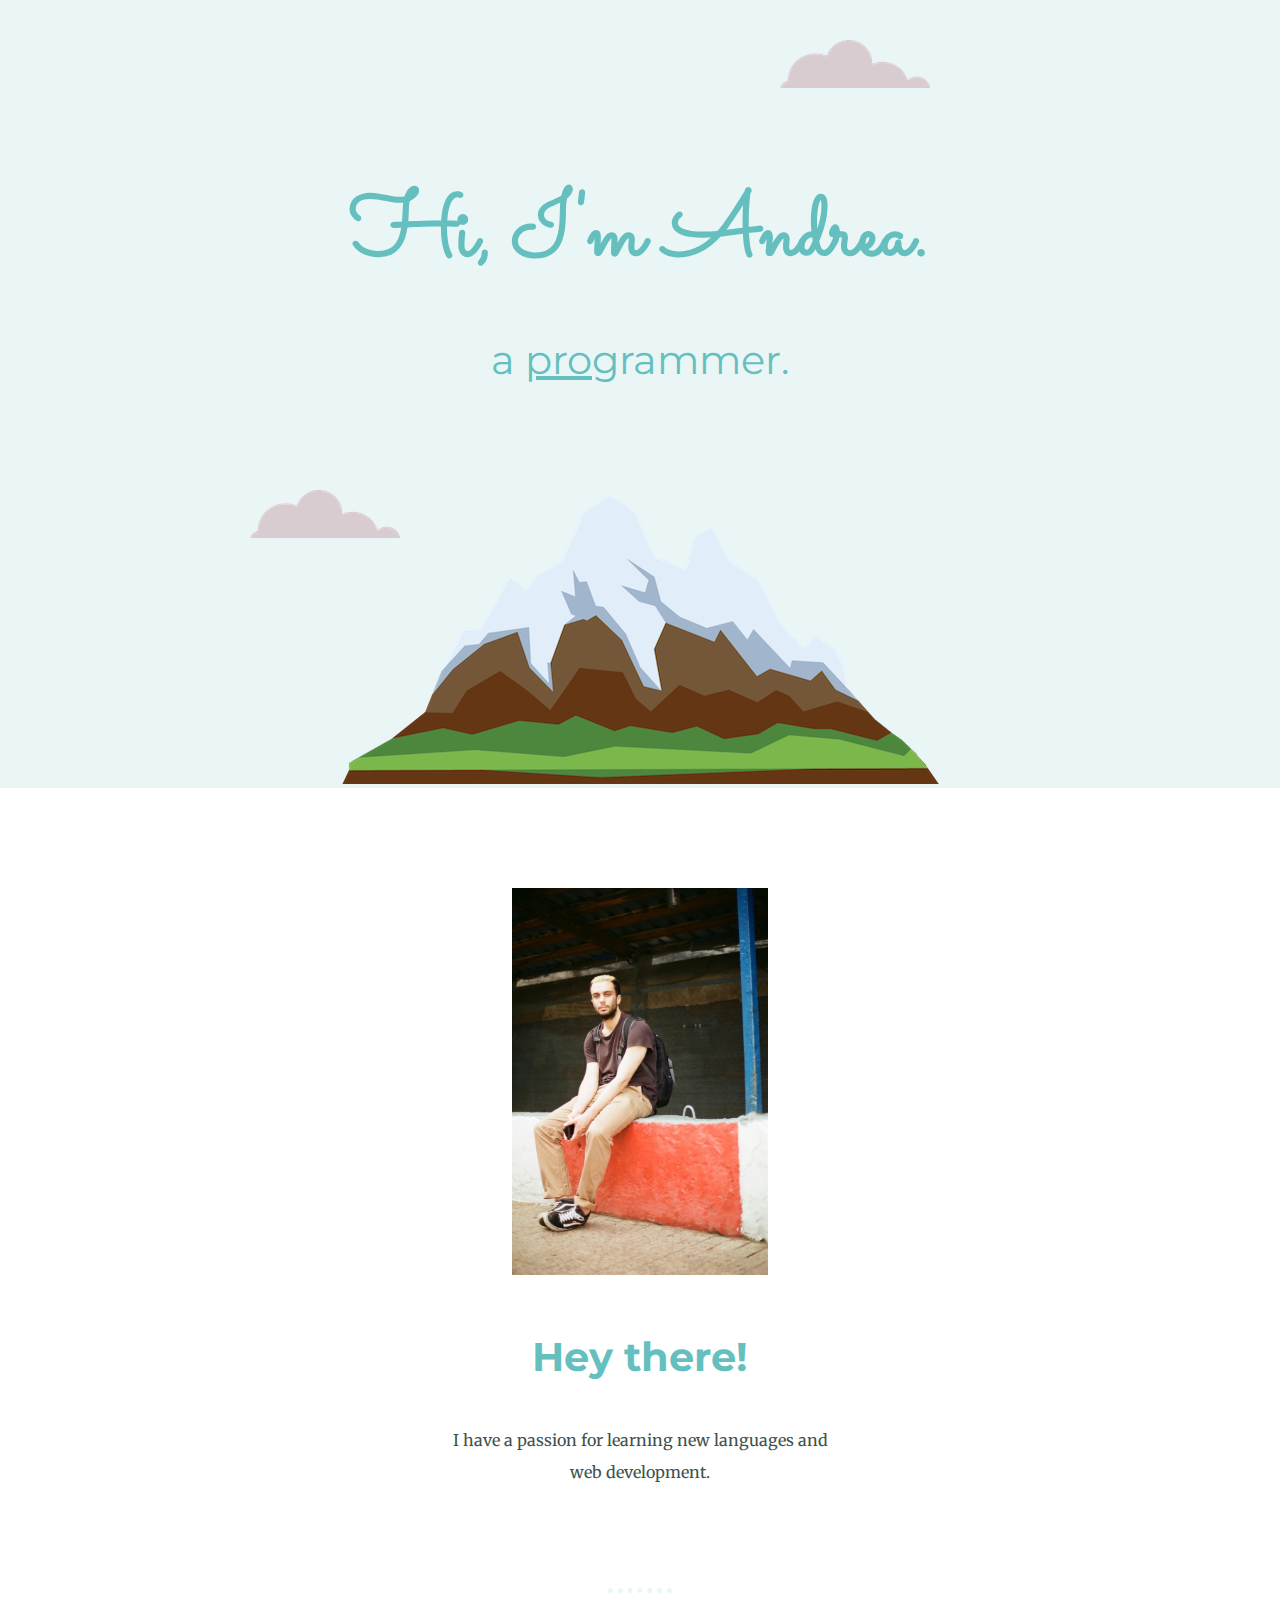
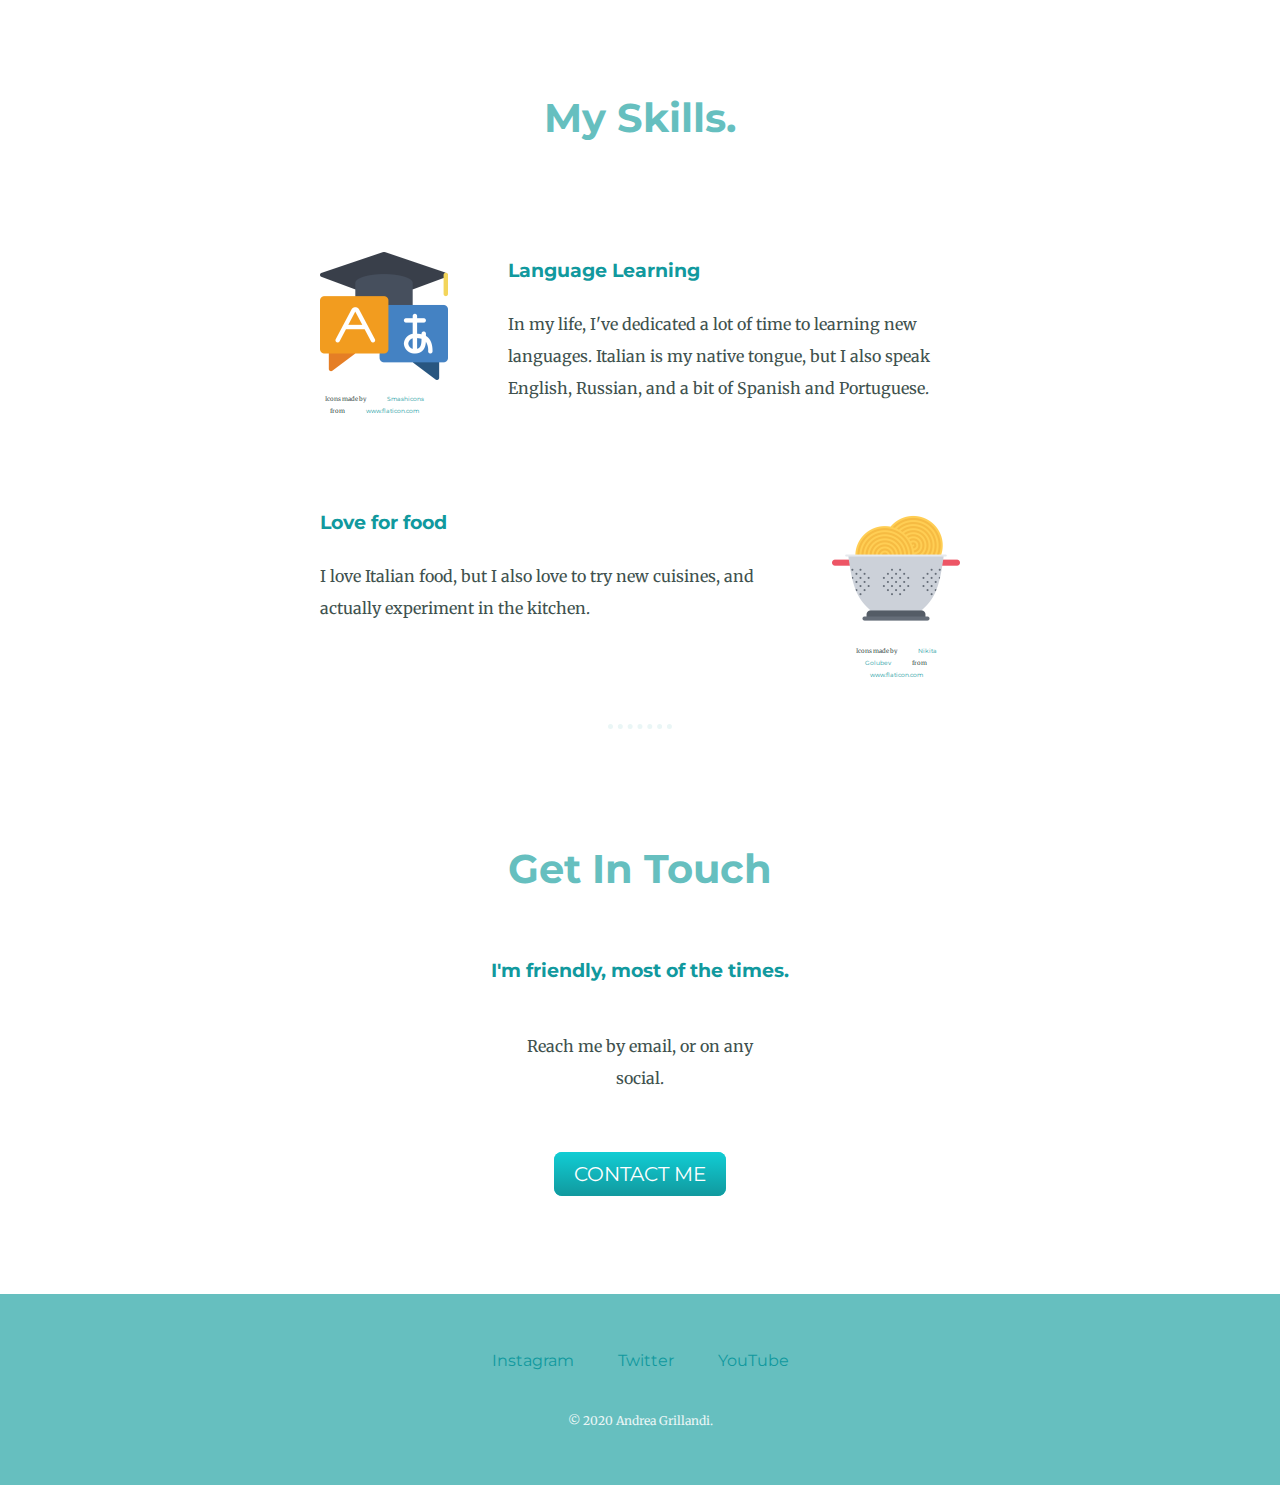
<file: CSS-MySite/index.html>
<!DOCTYPE html>
<html lang="en" dir="ltr">
  <head>
    <meta charset="utf-8">
    <title>Andrea Grillandi</title>
    <link rel="stylesheet" href="css/styles.css">
    <link rel="icon" href="favicon.ico">
    <link href="https://fonts.googleapis.com/css2?family=Merriweather:ital,wght@0,300;0,400;0,700;0,900;1,300;1,400;1,700;1,900&family=Montserrat:ital,wght@0,100;0,200;0,300;0,400;0,500;0,600;0,700;0,800;0,900;1,100;1,200;1,300;1,400;1,500;1,600;1,700;1,800;1,900&family=Sacramento&display=swap" rel="stylesheet">
  </head>
  <body>
    <div class="top-container">
      <img class="top-cloud" src="images/cloud.png" alt="top-cloud-img">
      <h1>Hi, I'm Andrea.</h1>
      <h2 class="subtitle">a <span class="underline">pro</span>grammer.</h2>
      <img class="bottom-cloud" src="images/cloud.png" alt="bottom-cloud-img">
      <img class="mountain" src="images/mountain.png" alt="mountain-img">
    </div>


    <div class="middle-container">
      <div class="profile">
        <img class="profile-img-element" src="images/sitting.jpeg" alt="profile-img">
        <h2>Hey there!</h2>
        <p class="bio-description">I have a passion for learning new languages and web development.</p>
      </div>
      <hr>
      <div class="skills">
        <h2>My Skills.</h2>
        <div class="skill-row">
          <div class="lang-img-container">
            <img class="lang-img" src="images/language.png" alt="">
            <p class="miniature">Icons made by <a href="https://www.flaticon.com/authors/smashicons" title="Smashicons">Smashicons</a> from <a href="https://www.flaticon.com/" title="Flaticon"> www.flaticon.com</a></p>
          </div>
            <div class="lang-text-container">
              <h3>Language Learning</h3>
              <p>In my life, I've dedicated a lot of time to learning new languages. Italian is my native tongue, but I also speak English, Russian, and a bit of Spanish and Portuguese.</p>
            </div>
          </div>

        <div class="skill-row">
          <div class="pasta-img-container">
            <img class="pasta-img" src="images/colander.png" alt="cook-img">
            <p class="miniature">Icons made by <a href="https://www.flaticon.com/authors/nikita-golubev" title="Nikita Golubev">Nikita Golubev</a> from <a href="https://www.flaticon.com/" title="Flaticon"> www.flaticon.com</a></p>
          </div>
          <div class="pasta-text-container">
            <h3>Love for food</h3>
            <p>I love Italian food, but I also love to try new cuisines, and actually experiment in the kitchen.</p>
          </div>
        </div>
      </div>
      <hr>
      <div class="contact-me">
        <h2>Get In Touch</h2>
        <h3>I'm friendly, most of the times.</h3>
        <p class="contact-message">Reach me by email, or on any social.</p>
        <a href="mailto:andrea.grillandi@live.it" class="btn">CONTACT ME</a>
      </div>
    </div>


    <div class="bottom-container">
      <a class="footer-link" href="https://www.instagram.com/andreagrillandi/">Instagram</a>
      <a class="footer-link" href="https://twitter.com/cheeroffthewall">Twitter</a>
      <a class="footer-link" href="https://www.youtube.com/channel/UCTkuH-er5BtX5rqhIsBc0NQ">YouTube</a>
      <p class="copyright">© 2020 Andrea Grillandi.</p>
    </div>
  </body>
</html>
</file>
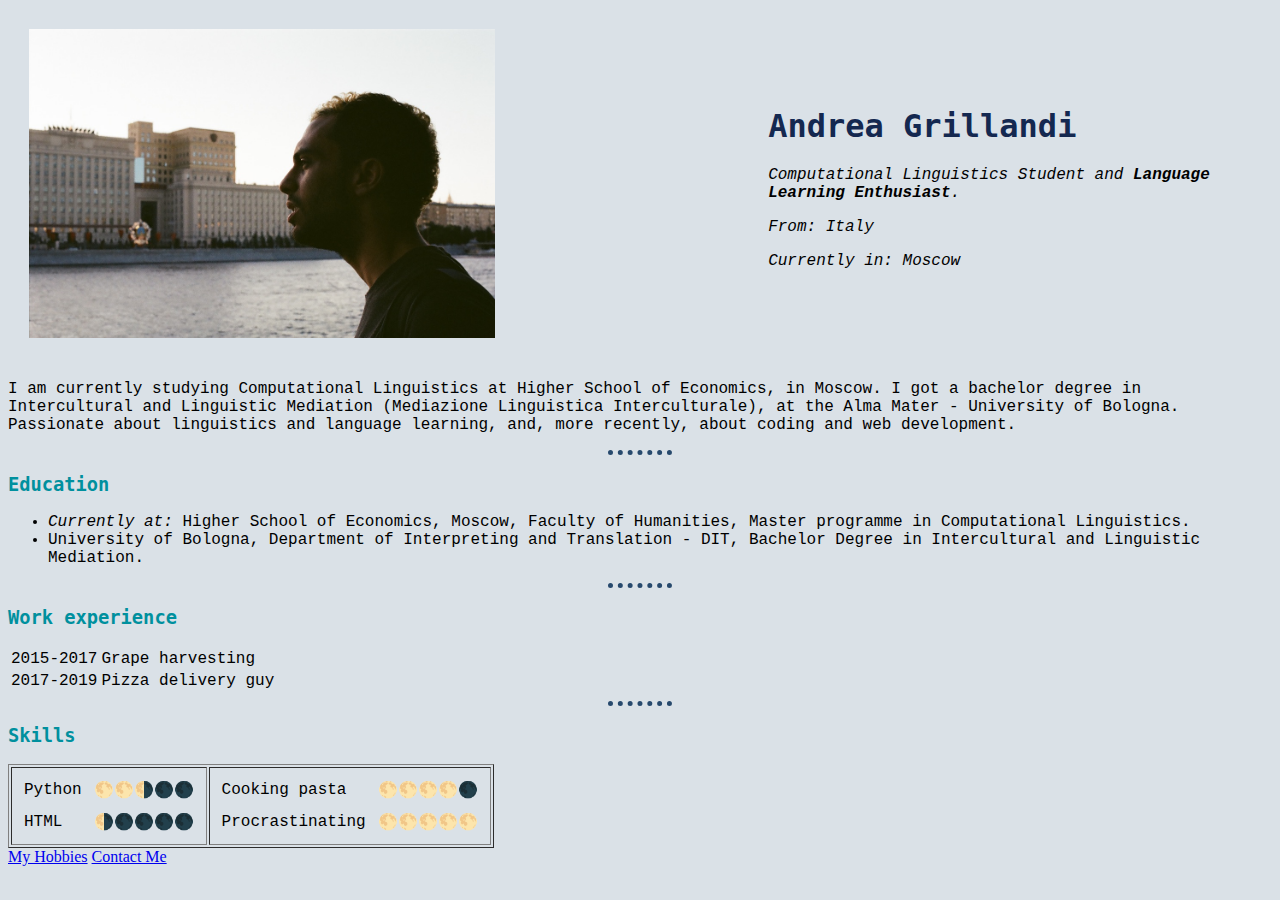
<file: HTML-PersonalSite/index.html>
<!DOCTYPE html> <!-- here we declare the document type, which became more simple in HTML5-->
<html lang="en" dir="ltr">

<head>
  <meta charset="utf-8">
  <title>🍃Andrea Grillandi</title>
  <link rel="stylesheet" href="css/styles.css">
</head>

<body>
  <table class="flash" cellspacing="20">
    <tr>
      <!--<td><img intrinsicsize="250 x 200" style="width:30%" src="moscow_analog_gorky.jpeg" alt="andrea profile picture"></td>-->
      <td><img src="images\moscow_analog_gorky.jpeg" alt="andrea profile picture"></td>
      <td>
        <h1>Andrea Grillandi</h1>
        <p><em>Computational Linguistics Student and <strong>Language Learning Enthusiast</strong>.</em></p> <!-- starts a new paragraph -->
        <p><em>From: Italy</em></p>
        <p><em>Currently in: Moscow</em></p>
      </td>
    </tr>
  </table>
  <p class="flash">I am currently studying Computational Linguistics at Higher School of Economics, in Moscow. I got a bachelor degree in
    Intercultural and Linguistic Mediation (Mediazione Linguistica Interculturale), at the Alma Mater - University of Bologna.
    Passionate about linguistics and language learning, and, more recently, about coding and web development.</p>
  <hr>
  <h3>Education</h3>
  <ul class="flash">
    <li><em>Currently at:</em> Higher School of Economics, Moscow, Faculty of Humanities, Master programme in
      Computational Linguistics.</li>
    <li>University of Bologna, Department of Interpreting and Translation - DIT, Bachelor Degree in Intercultural
      and Linguistic Mediation.</li>
  </ul>
  <hr>
  <h3>Work experience</h3>
  <table class="flash">
    <tr>
      <td>2015-2017</td>
      <td>Grape harvesting</td>
    </tr>
    <tr>
      <td>2017-2019</td>
      <td>Pizza delivery guy</td>
    </tr>
  </table>
  <hr>
  <h3>Skills</h3>
  <table class="flash" border="1">
    <td>
      <table cellspacing="10">
        <tr>
          <td>Python</td>
          <td>🌕🌕🌗🌑🌑</td>
        </tr>
        <tr>
          <td>HTML</td>
          <td>🌗🌑🌑🌑🌑</td>
        </tr>
      </table>
    </td>
    <td>
      <table cellspacing="10">
        <tr>
          <td>Cooking pasta</td>
          <td>🌕🌕🌕🌕🌑</td>
        </tr>
        <tr>
          <td>Procrastinating</td>
          <td>🌕🌕🌕🌕🌕</td>
        </tr>
      </table>
    </td>
  </table>
  <a href="hobbies.html" target="_blank" rel="noreferrer noopener">My Hobbies</a>
  <a href="contacts.html" target="_blank" rel="noreferrer noopener">Contact Me</a>
</body>

</html>
</file>
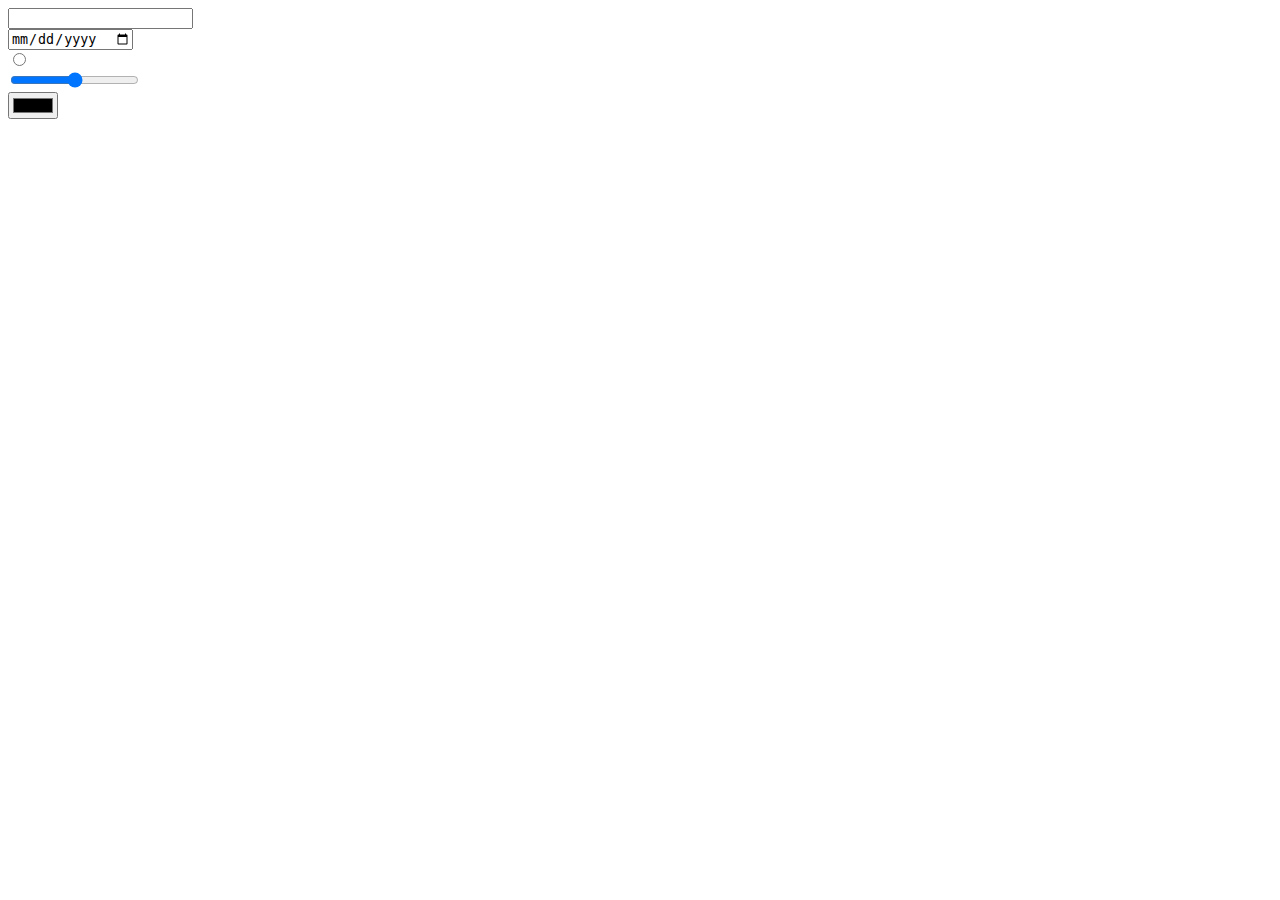
<file: inputs.html>
<!DOCTYPE html>
<html lang="en" dir="ltr">
  <head>
    <meta charset="utf-8">
    <title>Input cheat-sheet</title>
  </head>
  <body>
    <form>
      <input type="text"><br>
      <input type="date"><br>
      <input type="radio"><br>
      <input type="range"><br>
      <input type="color">
    </form>
  </body>
</html>
</file>
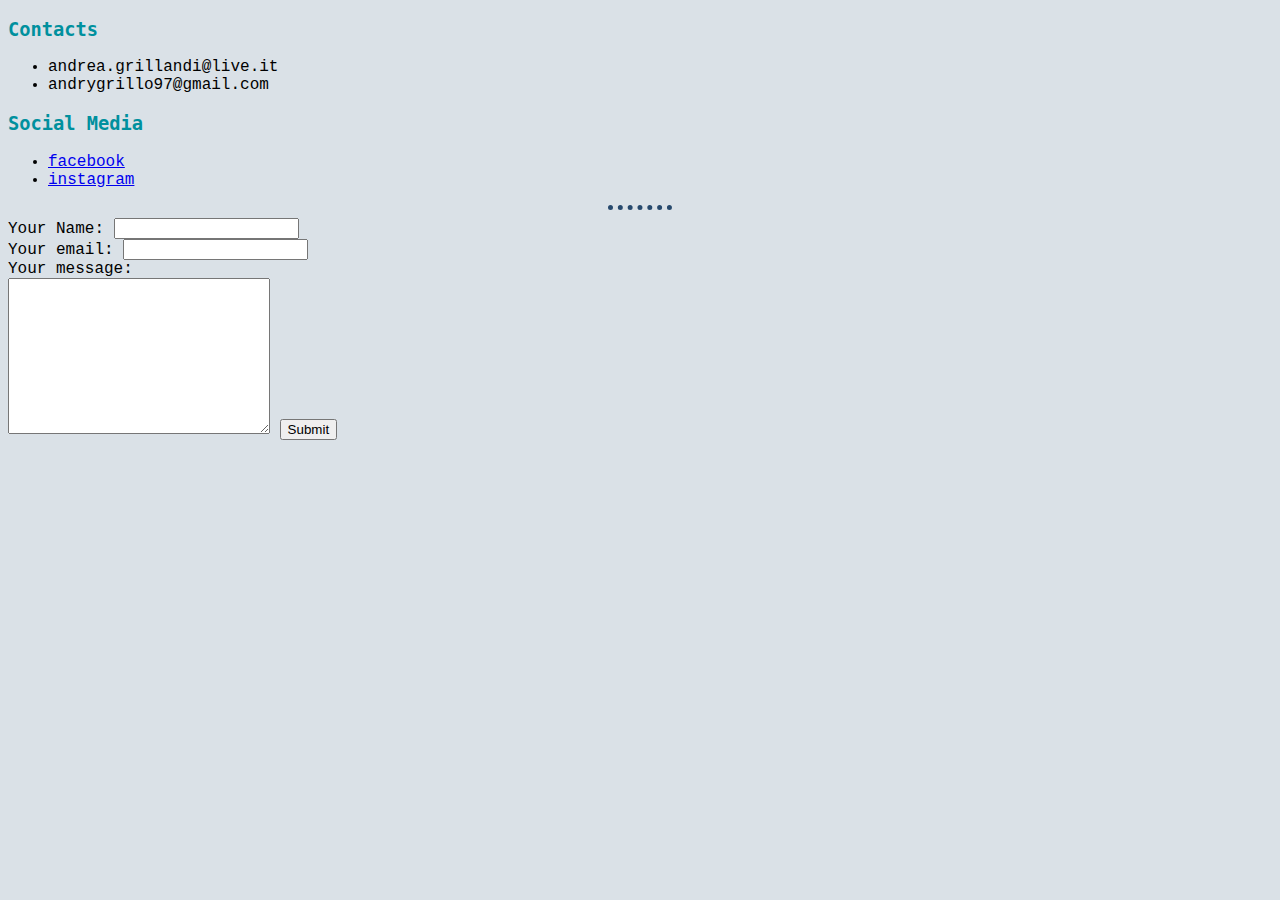
<file: HTML-PersonalSite/contacts.html>
<!DOCTYPE html>
<html lang="en" dir="ltr">
  <head>
    <meta charset="utf-8">
    <title>Contact me</title>
    <link rel="stylesheet" href="css/styles.css">
  </head>
  <body>
    <h3>Contacts</h3>
    <ul>
      <li>andrea.grillandi@live.it</li>
      <li>andrygrillo97@gmail.com</li>
    </ul>
    <h3>Social Media</h3>
    <ul>
      <li><a href="https://www.facebook.com/profile.php?id=100010790372219" target="_blank" rel="noreferrer noopener">facebook</a></li>
      <li><a href="https://www.instagram.com/andreagrillandi/">instagram</a></li>
    </ul>
    <hr>
    <form class="" action="mailto:andrea.grillandi@live.it" method="post">
      <label>Your Name:</label>
      <input type="text" name="yourName"><br>
      <label>Your email:</label>
      <input type="email"><br>
      <label>Your message:</label><br>
      <textarea name="text" rows="10" cols="30"></textarea>
      <input type="submit">
    </form>
  </body>
</html>
</file>
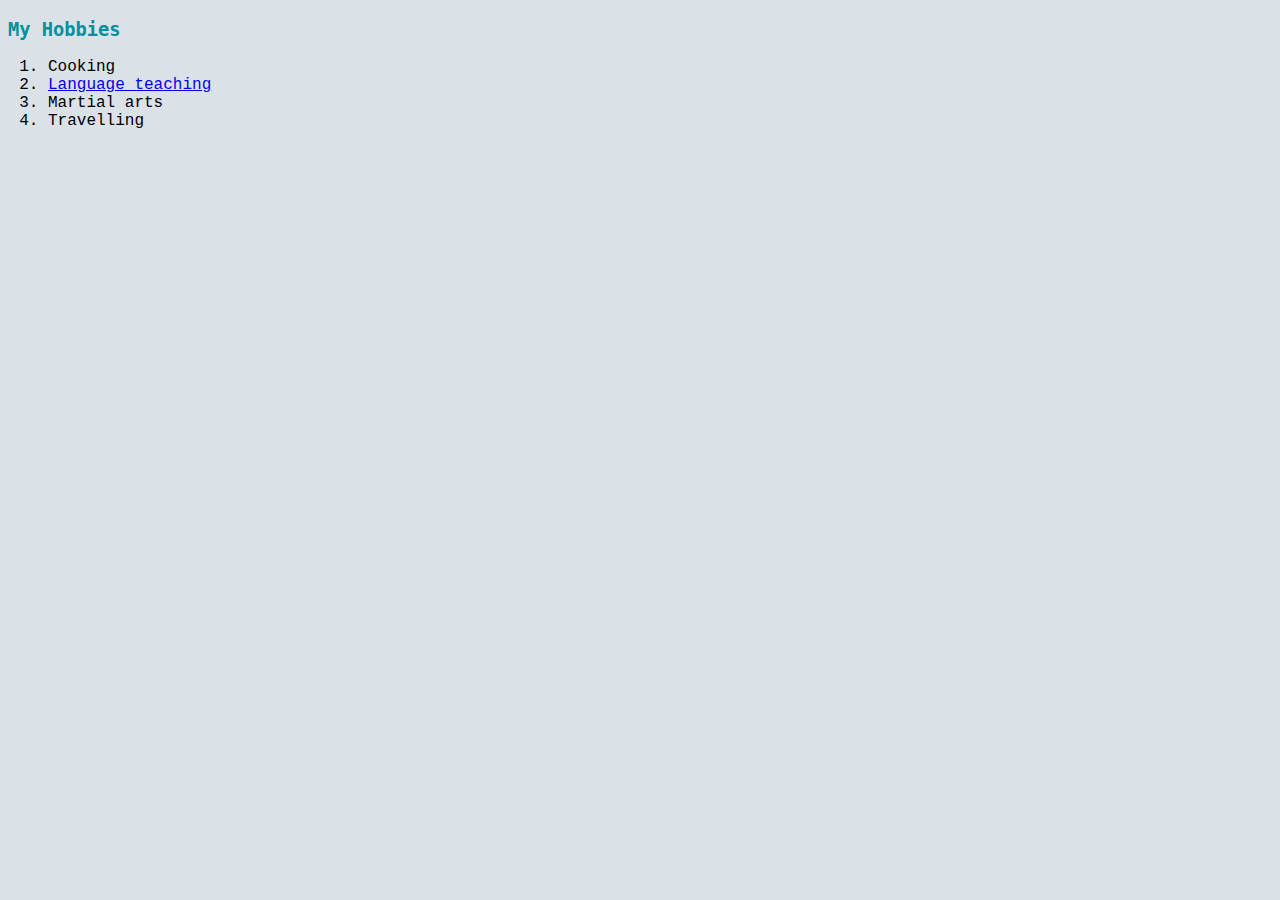
<file: HTML-PersonalSite/hobbies.html>
<!DOCTYPE html>
<html lang="en" dir="ltr">
  <head>
    <meta charset="utf-8">
    <title>My Hobbies</title>
    <link rel="stylesheet" href="css/styles.css">
  </head>
  <body>
    <h3>My Hobbies</h3>
    <ol>
      <li>Cooking</li>
      <li><a href="https://www.youtube.com/channel/UCTkuH-er5BtX5rqhIsBc0NQ" target="_blank" rel="noreferrer noopener">Language teaching</a></li>
      <li>Martial arts</li>
      <li>Travelling</li>
    </ol>
  </body>
</html>
</file>
<file: CSS-MySite/css/styles.css>
/***********************TAG SELECTORS***********************/

body {
  color: #40514E;
  margin: 0;
  text-align: center;
  font-family: 'Merriweather', serif;
}

hr {
  border-color: #EAF6F6;
  border-style: dotted none none;
  border-width: 5px;
  width: 5%;
  margin: 100px auto;
}

h1 {
  color: #66BFBF;
  font-family: 'Sacramento', cursive;
  font-size: 5.625rem;
  margin: 20px auto 0 auto;
}

h2 {
  color: #66BFBF;
  font-family: 'Montserrat', sans-serif;
  font-size: 2.5rem;
  padding-bottom: 10px;
}

h3 {
  color: #11999E;
  font-family: 'Montserrat', sans-serif;
}

a {
  color: #11999E;
  font-family: 'Montserrat', sans-serif;
  margin: 10px 20px;
  text-decoration: none;
}

a:hover {
  color: #eaf6f6;
}

p {
  line-height: 2;
}

/***********************CLASS SELECTORS***********************/
.bottom-container {
  padding-top: 50px;
  padding-bottom: 20px;
  background-color: #66BFBF;
  line-height: 2;
}

.middle-container {
  margin: 100px 0;
}

.top-container {
  background-color: #EAF6F6;
  padding: 150px;
  position: relative;
  padding-bottom: 0;
}

.top-cloud {
  position: absolute;
  right: 350px;
  top: 40px;
}

.bottom-cloud {
  position: absolute;
  bottom: 250px;
  left: 250px;
}

.mountain {
  }

.profile-img-element {
  width: 20%;
  margin-bottom: 20px;
}

.lang-img-container {
  float: left;
  margin: 0 60px 0 0;
  width: 20%;
}

.lang-img {
  width: 100%; /* scaled down to 25% of the parent */
}

.pasta-img-container {
  float: right;
  margin: 0 0 0 30px;
  width: 20%;
}

.pasta-img {
  width: 100%;
}

.bio-description {
  width: 30%;
  margin: auto;
}

.skill-row {
  line-height: 2;
  margin: 100px auto 100px;
  text-align: left;
  width: 50%;
}

.contact-me {
  line-height: 2;
}

.copyright {
  color: #EAF6F6;
  font-size: 0.75rem;
  padding: 20px 0;
}

.subtitle {
  font-weight: normal;
}


.underline {
  text-decoration: underline;
}

.miniature {
  font-size: 20%;
  width: 100%;
  text-align: center;
}

.contact-message {
  width: 20%;
  margin: 40px auto 60px;
}

.btn {
  background: #11cdd4;
  background-image: -webkit-linear-gradient(top, #11cdd4, #11999e);
  background-image: -moz-linear-gradient(top, #11cdd4, #11999e);
  background-image: -ms-linear-gradient(top, #11cdd4, #11999e);
  background-image: -o-linear-gradient(top, #11cdd4, #11999e);
  background-image: linear-gradient(to bottom, #11cdd4, #11999e);
  -webkit-border-radius: 8;
  -moz-border-radius: 8;
  border-radius: 8px;
  font-family: 'Montserrat', sans-serif;
  color: #ffffff;
  font-size: 20px;
  padding: 10px 20px 10px 20px;
  text-decoration: none;
}

.btn:hover {
  background: #30e3cb;
  background-image: -webkit-linear-gradient(top, #30e3cb, #2cb4ad);
  background-image: -moz-linear-gradient(top, #30e3cb, #2cb4ad);
  background-image: -ms-linear-gradient(top, #30e3cb, #2cb4ad);
  background-image: -o-linear-gradient(top, #30e3cb, #2cb4ad);
  background-image: linear-gradient(to bottom, #30e3cb, #2cb4ad);
  text-decoration: none;
}
</file>
<file: HTML-PersonalSite/css/styles.css>
body {
  background-color: #dae1e7;
}

img {
  width: 65%;
}

hr {
  border-color: #27496d;
  border-style: dotted none none;
  border-width: 5px;
  width: 5%;
}

h1 {
  color: #142850;
  font-family: "Lucida Console", Monaco, monospace;
}

h3 {
  color: #00909e;
  font-family: "Lucida Console", Monaco, monospace;
}

p {
  font-family: "Courier New", Courier, monospace;
}

li {
  font-family: "Courier New", Courier, monospace;
}

table {
  font-family: "Courier New", Courier, monospace;
}

form {
  font-family: "Courier New", Courier, monospace;
}

/************************CLASS SELECTORS************************/
.flash:hover {
  background-color: #f08a5d;  
}
</file>
